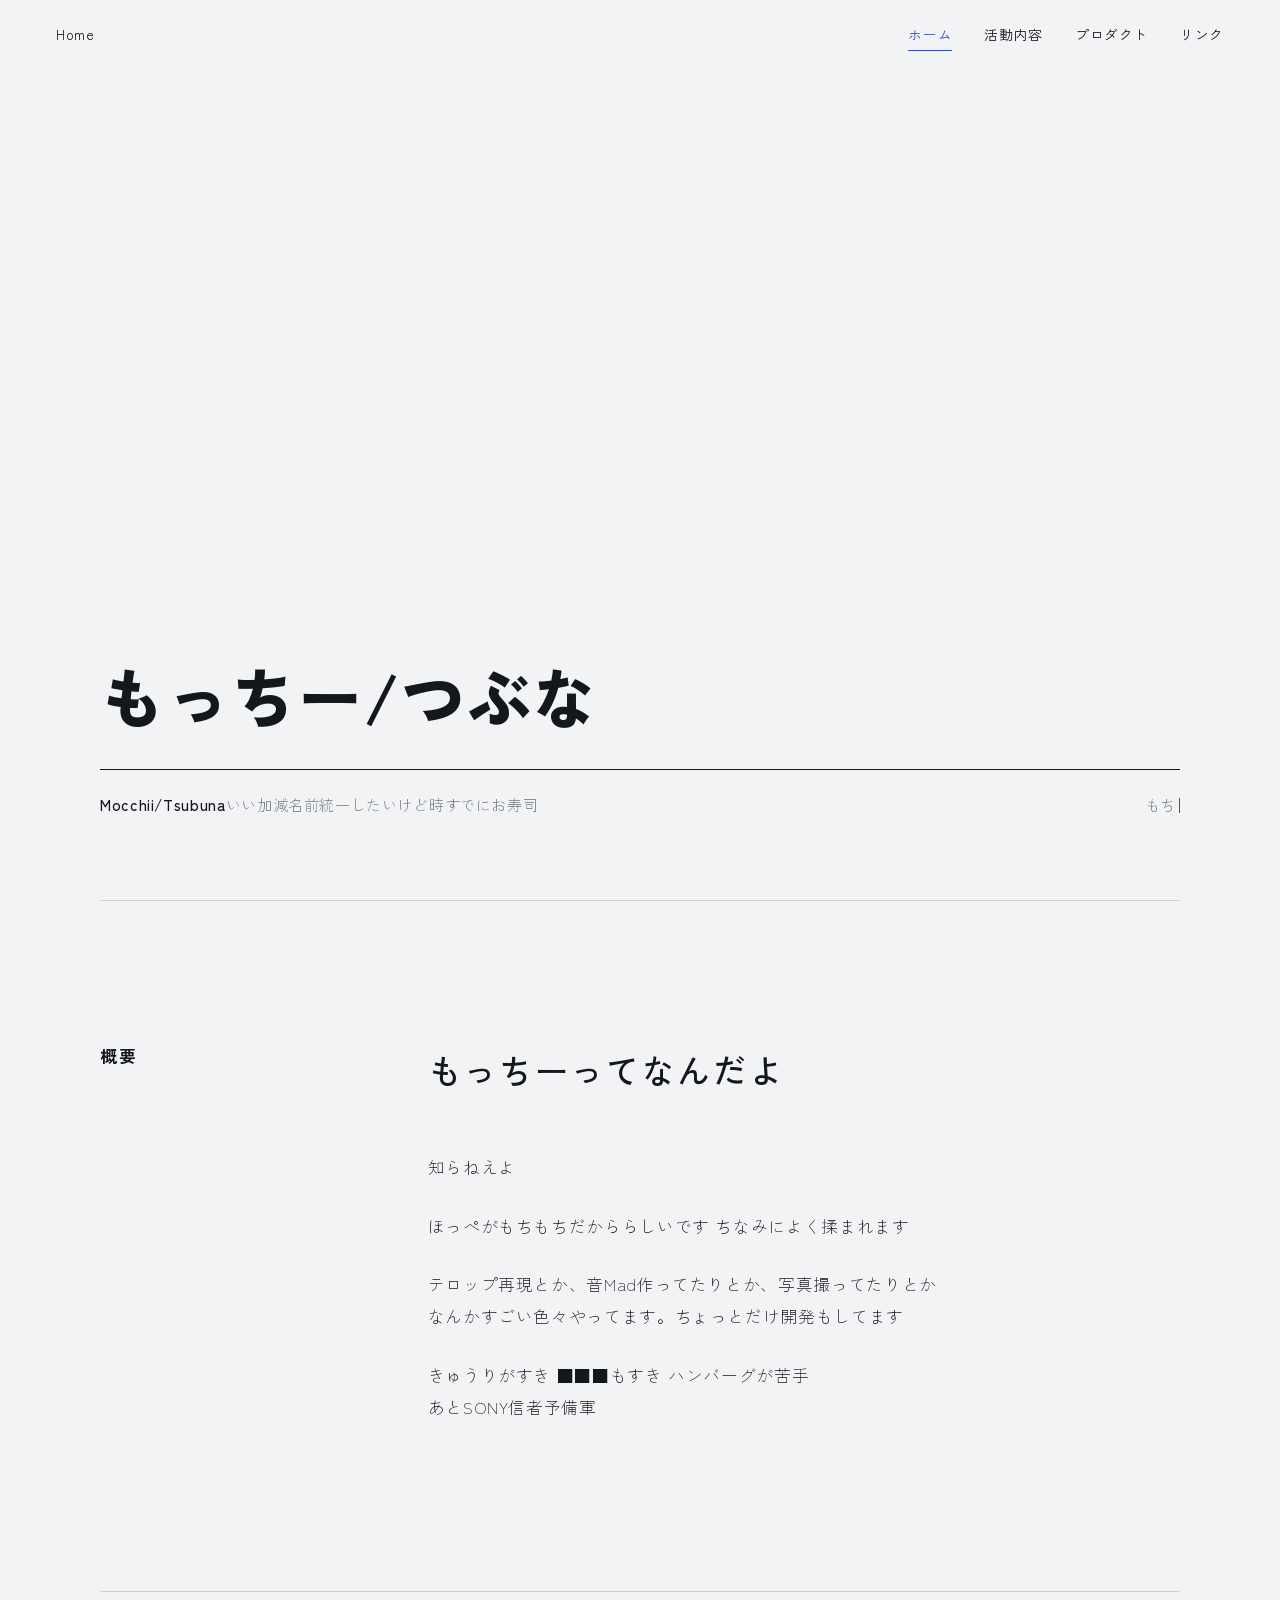
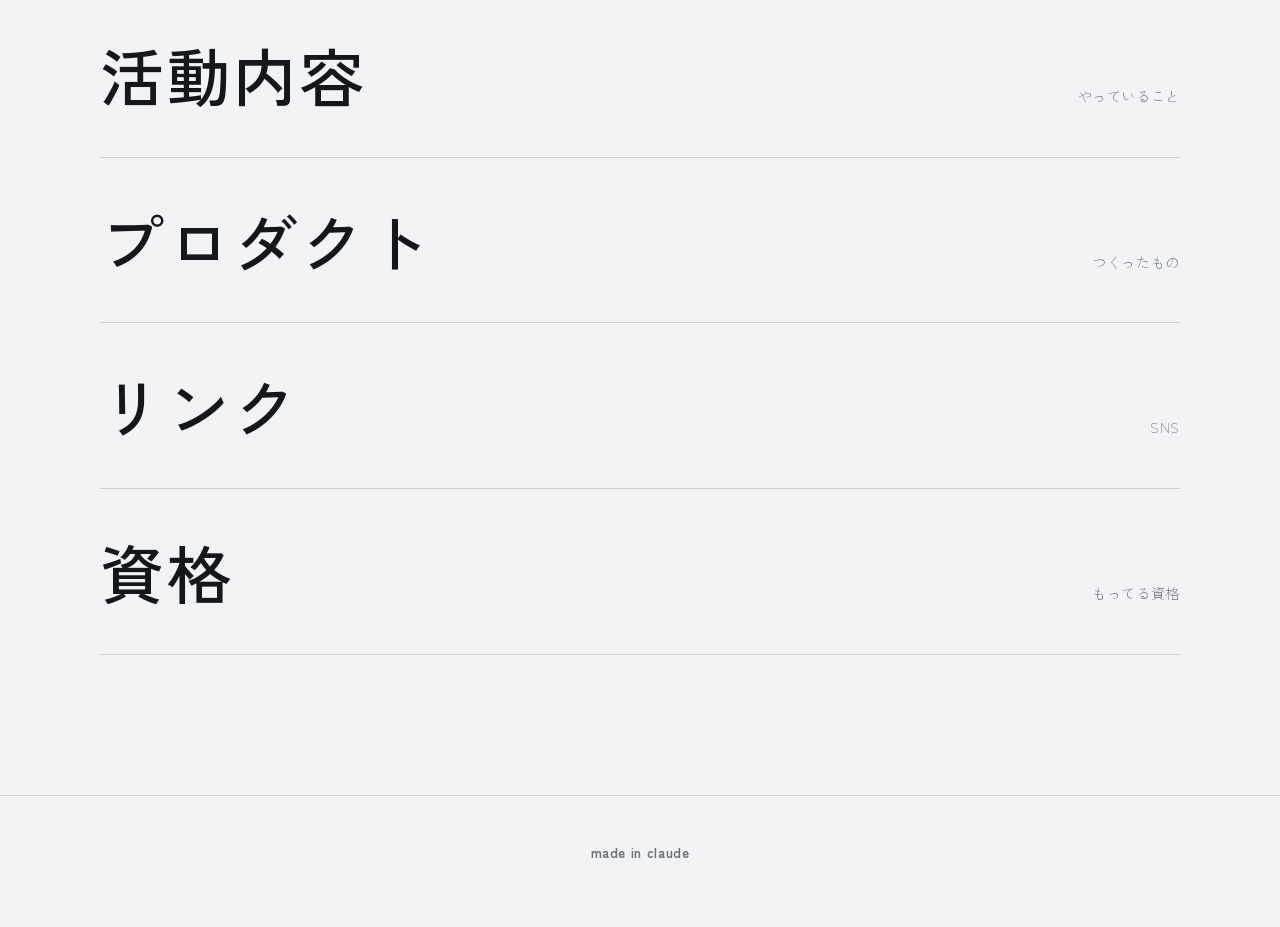
<file: info/index.html>
<!DOCTYPE html>
<html lang="ja">
<head>
<meta charset="utf-8">
<meta name="viewport" content="width=device-width, initial-scale=1, viewport-fit=cover">
<title>もっちー info</title>
<link rel="preconnect" href="https://fonts.googleapis.com">
<link rel="preconnect" href="https://fonts.gstatic.com" crossorigin>
<link href="https://fonts.googleapis.com/css2?family=Zen+Kaku+Gothic+New:wght@300;400;500;700&display=swap" rel="stylesheet">
<style>
/* ===== 色・フォントはここで変更できます ===== */
:root{
  --bg:#f2f3f5;--fg:#14171c;--muted:#6b717b;--line:rgba(20,23,28,.15);--accent:#2f48d8;
  --sans:"Zen Kaku Gothic New","Hiragino Sans","Hiragino Kaku Gothic ProN","Yu Gothic",sans-serif;
  --ease:cubic-bezier(.22,.8,.24,1);
  color-scheme:light;
  box-sizing:border-box;padding-top:env(safe-area-inset-top,0px);padding-bottom:env(safe-area-inset-bottom,0px);
}
html{scroll-padding-top:env(safe-area-inset-top,0px);background:var(--bg)}
*,*::before,*::after{box-sizing:border-box}
body{margin:0;background:var(--bg);color:var(--fg);font-family:var(--sans);font-weight:300;line-height:1.9;letter-spacing:.04em;overflow-x:hidden}
a{color:inherit;text-decoration:none}
a:focus-visible{outline:2px solid var(--accent);outline-offset:4px}
::selection{background:var(--accent);color:#fff}
.progress{position:fixed;left:0;top:0;height:2px;width:100%;background:var(--accent);transform:scaleX(0);transform-origin:left;z-index:30}

header{position:fixed;left:0;right:0;top:0;z-index:20;display:flex;justify-content:space-between;align-items:center;padding:calc(22px + env(safe-area-inset-top,0px)) clamp(20px,5vw,56px) 22px;font-size:.85rem;font-weight:400;opacity:0;animation:fade 1.6s .6s forwards}
header nav{display:flex;gap:clamp(14px,3.4vw,32px)}
.ul{position:relative;display:inline-block}
.ul::after{content:"";position:absolute;left:0;right:0;bottom:-3px;height:1px;background:currentColor;transform:scaleX(0);transform-origin:right;transition:transform .9s var(--ease)}
a:hover>.ul::after,a:focus-visible>.ul::after,a.on>.ul::after{transform:scaleX(1);transform-origin:left}
a.on{color:var(--accent)}
@keyframes fade{to{opacity:1}}

main{position:relative;z-index:1;padding:0 clamp(20px,5vw,56px)}
.wrap{max-width:1080px;margin:0 auto}
.view{display:none}.view.cur{display:block}
.view.play{animation:vin 1.2s ease both}
@keyframes vin{from{opacity:0}to{opacity:1}}

/* 見出し文字: マスクからゆっくり立ち上がる */
.m{display:inline-block;overflow:hidden;padding:.06em 0 .24em;margin-bottom:-.24em}
.m>span{display:inline-block;transform:translateY(135%)}
.play .m>span{animation:rise 1.9s var(--ease) forwards}
@keyframes rise{to{transform:none}}
.gap{display:inline-block;width:.35em}
.line{height:1px;background:var(--fg);transform:scaleX(0);transform-origin:left}
.play .line{animation:draw 2.2s .8s var(--ease) forwards}
@keyframes draw{to{transform:none}}

/* ホーム */
.hero{min-height:100svh;display:flex;flex-direction:column;justify-content:flex-end;padding:120px 0 clamp(48px,9vh,96px)}
.name{font-weight:800;font-size:clamp(3.1rem,5vw,10.5rem);line-height:1.05;letter-spacing:.03em;margin:0 0 clamp(24px,4vw,40px);display:flex;flex-wrap:wrap}
.meta{display:flex;justify-content:space-between;flex-wrap:wrap;gap:8px 24px;margin-top:20px;font-size:.95rem;color:var(--muted);opacity:0}
.play .meta{animation:fade 1.6s 1.6s forwards}
.meta b{font-weight:500;color:var(--fg)}
.type::after{content:"";display:inline-block;width:1px;height:1em;background:var(--accent);margin-left:3px;vertical-align:-.12em;animation:blink 1.2s steps(2) infinite}
@keyframes blink{50%{opacity:0}}

.s{display:grid;grid-template-columns:minmax(120px,1fr) 3fr;gap:24px clamp(24px,6vw,80px);padding:clamp(72px,12vw,140px) 0;border-top:1px solid var(--line)}
h2{font-weight:700;font-size:1.05rem;letter-spacing:.14em;margin:0;position:sticky;top:calc(72px + env(safe-area-inset-top,0px));align-self:start}
.about p{margin:0 0 1.6em;max-width:34em;font-size:1.05rem}
.about .lead{font-weight:500;font-size:clamp(1.4rem,3.2vw,2.1rem);line-height:1.7;letter-spacing:.05em;max-width:20em}

/* ===== ホバーは transform だけで動かす(レイアウトを動かさないので滑らか) ===== */
.slide{transition:transform 1.1s var(--ease),color .8s var(--ease);will-change:transform}
.gate{display:flex;justify-content:space-between;align-items:baseline;gap:16px;padding:clamp(24px,4.4vw,44px) 0;border-top:1px solid var(--line);position:relative}
.gate:last-child{border-bottom:1px solid var(--line)}
.gate::before{content:"";position:absolute;left:0;bottom:-1px;height:1px;width:100%;background:var(--accent);transform:scaleX(0);transform-origin:left;transition:transform 1.2s var(--ease)}
.gate:hover::before,.gate:focus-visible::before{transform:scaleX(1)}
.gate:hover strong,.gate:focus-visible strong{transform:translateX(14px);color:var(--accent)}
.gate strong{font-weight:500;font-size:clamp(1.9rem,6.4vw,4rem);line-height:1.2;letter-spacing:.04em}
.gate span{color:var(--muted);font-size:.9rem;text-align:right}

/* 下層ページ */
.page{min-height:100svh;padding:clamp(120px,20vh,200px) 0 80px}
.ptitle{font-weight:500;font-size:clamp(2.6rem,10vw,6.5rem);line-height:1.1;letter-spacing:.03em;margin:0 0 clamp(24px,4vw,40px)}
.sub{color:var(--muted);margin:20px 0 clamp(40px,7vw,72px);max-width:34em}
.back{display:inline-block;margin-top:56px;font-size:.9rem;font-weight:400}
.note{margin:0 0 40px;padding:18px 22px;border-left:2px solid var(--accent);background:rgba(47,72,216,.05);font-size:.92rem;max-width:40em}
.page p.txt{max-width:36em;margin:0 0 1.4em}
.page p.txt a{border-bottom:1px solid var(--line)}

/* スクロール表示 */
.rv{opacity:0;transform:translateY(14px);filter:blur(3px);transition:opacity 1.6s var(--ease),transform 1.6s var(--ease),filter 1.6s var(--ease);transition-delay:var(--d,0s)}
.rv.in{opacity:1;transform:none;filter:none}
.dl{position:relative}
.dl::before{content:"";position:absolute;left:0;top:0;height:1px;width:100%;background:var(--line);transform:scaleX(0);transform-origin:left;transition:transform 1.8s var(--ease);transition-delay:var(--d,0s)}
.dl.in::before{transform:none}

.list{list-style:none;margin:0;padding:0;border-bottom:1px solid var(--line)}
.row{display:grid;grid-template-columns:1fr auto;gap:4px 24px;align-items:baseline;padding:32px 0;position:relative}
.row::after{content:"";position:absolute;left:0;top:0;height:1px;width:100%;background:var(--accent);transform:scaleX(0);transform-origin:left;transition:transform 1.2s var(--ease)}
.row:hover::after,.row:focus-visible::after{transform:scaleX(1)}
.row:hover .slide,.row:focus-visible .slide{transform:translateX(14px)}
.row:hover h3,.row:focus-visible h3{color:var(--accent)}
.row h3{font-weight:500;font-size:clamp(1.4rem,3vw,2rem);margin:0;letter-spacing:.05em}
.row p{grid-column:1;margin:0;color:var(--muted);font-size:.95rem;max-width:32em}
.row .tag{grid-column:2;grid-row:1;font-size:.82rem;color:var(--muted);text-align:right}
.row .go{grid-column:2;grid-row:2;justify-self:end;font-size:.82rem;color:var(--accent);opacity:0;transition:opacity 1s var(--ease)}
.row:hover .go,.row:focus-visible .go{opacity:1}
.act .row h3{font-size:clamp(1.8rem,5vw,3.2rem)}
.lk{display:flex;justify-content:space-between;align-items:baseline;gap:16px;padding:26px 0}
.lk strong{font-weight:500;font-size:clamp(1.3rem,3vw,1.7rem);letter-spacing:.06em}
.lk span{color:var(--muted);font-size:.9rem}
.lk:hover strong,.lk:focus-visible strong{transform:translateX(14px);color:var(--accent)}
.linkbox{border-bottom:1px solid var(--line)}

/* 詳細ページ: 項目表・ギャラリー */
.kv{margin:0 0 48px;border-top:1px solid var(--line);max-width:40em}
.kv div{display:grid;grid-template-columns:8em 1fr;gap:16px;padding:16px 0;border-bottom:1px solid var(--line)}
.kp div{display:grid;grid-template-columns:18em 1fr;gap:16px;padding:16px 0;border-bottom:1px solid var(--line)}
.kv dt{color:var(--muted);font-size:.9rem}
.kv dd{margin:0;font-weight:500}
.gal{display:grid;grid-template-columns:repeat(auto-fill,minmax(280px,1fr));gap:22px;align-items:start}
.ph{margin:0}
.ph .fr{overflow:hidden;aspect-ratio:3/2;background:linear-gradient(135deg,#e4e7ec,#d2d7df)}
.ph.tall .fr{aspect-ratio:2/3}
.ph.tv .fr,.ph.wide .fr{aspect-ratio:16/9}
.ph .fr>*{display:block;width:100%;height:100%;object-fit:cover;transition:transform 2.4s var(--ease)}
.ph:hover .fr>*{transform:scale(1.04)}
.ph.yt:hover .fr>*{transform:none}
.ph .fr iframe{border:0}
.ph .ph-in{display:grid;place-items:center;color:var(--muted);font-size:.85rem}
.ph.tv .fr{background:linear-gradient(135deg,#232834,#14171c)}
.ph.tv .ph-in{color:#c9ced8;font-weight:500;font-size:1.05rem;letter-spacing:.12em}
.ph figcaption{margin-top:10px;font-size:.82rem;color:var(--muted)}
footer{position:relative;z-index:1;border-top:1px solid var(--line);padding:32px clamp(20px,5vw,56px) 48px;color:var(--muted);font-size:.82rem;text-align:center}

@media (max-width:720px){
  .s{grid-template-columns:1fr}
  h2{position:static}
  .row{grid-template-columns:1fr}
  .row .tag,.row .go{grid-column:1;grid-row:auto;justify-self:start;text-align:left}
  .kv div{grid-template-columns:6em 1fr}
}
@media (prefers-reduced-motion:reduce){
  *,*::before,*::after{animation-duration:.01ms!important;animation-delay:0s!important;transition-duration:.01ms!important}
  .rv{opacity:1;transform:none;filter:none}
  .dl::before{transform:none}
}
</style>
</head>
<body>
<div class="progress" id="bar"></div>

<header>
  <a href="#home" aria-label="ホーム"><span class="ul">Home</span></a>
  <nav>
    <a href="#home" data-nav="home"><span class="ul">ホーム</span></a>
    <a href="#activities" data-nav="activities"><span class="ul">活動内容</span></a>
    <a href="#products" data-nav="products"><span class="ul">プロダクト</span></a>
    <a href="#links" data-nav="links"><span class="ul">リンク</span></a>
  </nav>
</header>

<main>
  <div class="wrap">

    <!-- ========== ホーム ========== -->
    <div class="view" data-view="home">
      <div class="hero">
        <h1 class="name" data-split="もっちー/つぶな"></h1> <!-- ← 名前 -->
        <div class="line"></div>
        <div class="meta">
          <span><b>Mocchii/Tsubuna</b>いい加減名前統一したいけど時すでにお寿司</span> <!-- ← 肩書き -->
          <span class="type" id="type"></span>
        </div>
      </div>

      <section class="s about">
        <h2 class="rv">概要</h2>
        <div>
          <!-- ↓ 自己紹介文 -->
          <p class="lead rv" style="--d:.1s">もっちーってなんだよ</p>
          <p class="rv" style="--d:.25s">知らねえよ</p>
          <p class="rv" style="--d:.4s">ほっぺがもちもちだかららしいです ちなみによく揉まれます</p>
          <p class="rv" style="--d:.4s">テロップ再現とか、音Mad作ってたりとか、写真撮ってたりとか<br>なんかすごい色々やってます。ちょっとだけ開発もしてます</p>
          <p class="rv" style="--d:.4s">きゅうりがすき ■■■もすき ハンバーグが苦手 <br>あとSONY信者予備軍</p>
        </div>
      </section>

      <nav aria-label="ページ" style="padding-bottom:clamp(72px,12vw,140px)">
        <a class="gate rv" href="#activities"><strong class="slide">活動内容</strong><span>やっていること</span></a>
        <a class="gate rv" href="#products" style="--d:.12s"><strong class="slide">プロダクト</strong><span>つくったもの</span></a>
        <a class="gate rv" href="#links" style="--d:.24s"><strong class="slide">リンク</strong><span>SNS</span></a>
        <a class="gate rv" href="#Qualification" style="--d:.24s"><strong class="slide">資格</strong><span>もってる資格</span></a>
      </nav>
    </div>

    <!-- ========== 活動内容(一覧) ========== -->
    <div class="view" data-view="activities">
      <div class="page">
        <h1 class="ptitle" data-split="活動内容"></h1>
        <div class="line"></div>
        <p class="sub rv" style="margin-top:20px">活動内容(笑)</p>
        <ul class="list act">
          <!-- ↓ 活動項目(href は下の各詳細ページの data-view 名と合わせます) -->
          <li class="dl rv"><a class="row" href="#develop"><h3 class="slide">Develop</h3><span class="tag">開発</span><p class="slide">AIがないとやっていられません。</p><span class="go">詳しく見る</span></a></li>
          <li class="dl rv" style="--d:.15s"><a class="row" href="#photography"><h3 class="slide">Photography</h3><span class="tag">写真</span><p class="slide">レンズほしい！！</p><span class="go">詳しく見る</span></a></li>
          <li class="dl rv" style="--d:.3s"><a class="row" href="#telop"><h3 class="slide">Telop</h3><span class="tag">テロップ</span><p class="slide">なんかテロップ再現してたり。</p><span class="go">詳しく見る</span></a></li>
          <li class="dl rv" style="--d:.45s"><a class="row" href="#video-editing"><h3 class="slide">Video Editing</h3><span class="tag">動画編集</span><p class="slide">音Mad作ってます</p><span class="go">詳しく見る</span></a></li>
        </ul>
        <a class="back ul rv" href="#home">ホームに戻る</a>
      </div>
    </div>

    <!-- ========== Develop ========== -->
    <div class="view" data-view="develop">
      <div class="page">
        <h1 class="ptitle" data-split="Develop"></h1>
        <div class="line"></div>
        <p class="sub rv" style="margin-top:20px">ちょっとだけ作ってます。</p>
        <dl class="kv rv" style="--d:.1s">
          <div><dt>使用言語</dt><dd>Python</dd></div>
          <div><dt>エディタ</dt><dd>Visual Studio Code</dd></div>
        </dl>
        <p class="txt rv" style="--d:.2s">Pythonならできるよ!  (ちょっとだけど...)</p>
        <p class="txt rv" style="--d:.3s">開発して公開しているものは<a href="#products">プロダクト</a>のページにまとめています。</p>
        <a class="back ul rv" href="#activities">活動内容に戻る</a>
      </div>
    </div>

    <!-- ========== Photography ========== -->
    <div class="view" data-view="photography">
      <div class="page">
        <h1 class="ptitle" data-split="Photography"></h1>
        <div class="line"></div>
        <p class="sub rv" style="margin-top:20px">こういうの撮ってるよ。</p>
        <div class="gal">
          <!-- ↓ 写真に差し替える場合は <div class="ph-in">…</div> を <img src="photo1.jpg" alt="説明"> に置き換えてください。縦長写真は figure に class="tall" を追加 -->
          <figure class="ph rv"><div class="fr"><img src="./photo/01.webp" alt="これは、写真だよ"></div><figcaption>渋谷の近く</figcaption></figure>
          <figure class="ph rv" style="--d:.12s"><div class="fr"><img src="./photo/02.webp" alt="これは、写真だよ"></div><figcaption>松島</figcaption></figure>
          <figure class="ph rv" style="--d:.24s"><div class="fr"><img src="./photo/03.webp" alt="これは、写真だよ"></div><figcaption>花月総持寺駅</figcaption></figure>
          <figure class="ph tall rv"><div class="fr"><img src="./photo/04.webp" alt="これは、写真だよ"></div><figcaption>笹塚駅</figcaption></figure>
          <figure class="ph rv" style="--d:.12s"><div class="fr"><img src="./photo/05.webp" alt="これは、写真だよ"></div><figcaption>富士宮浅間大社</figcaption></figure>        </div>
        <a class="back ul rv" href="#activities">活動内容に戻る</a>
      </div>
    </div>

    <!-- ========== Telop ========== -->
    <div class="view" data-view="telop">
      <div class="page">
        <h1 class="ptitle" data-split="Telop"></h1>
        <div class="line"></div>
        <p class="sub rv" style="margin-top:20px">著作権...全てAffinityで再現してます</p>
        <div class="gal" style="grid-template-columns:repeat(auto-fill,minmax(340px,1fr))">
          <!-- ↓ 画像に差し替える場合は <div class="ph-in">…</div> を <img src="telop1.png" alt="説明"> に置き換えてください -->
          <figure class="ph tv"><div class="fr"><img src="./telop/01.webp" alt="これは、写真だよ"></div><figcaption>ニュースーン</figcaption></figure>
          <figure class="ph tv" style="--d:.12s"><div class="fr"><img src="./telop/02.webp" alt="これは、写真だよ"></div><figcaption>NHK NEWS</figcaption></figure>
          <figure class="ph tv" style="--d:.24s"><div class="fr"><img src="./telop/03.webp" alt="これは、写真だよ"></div><figcaption>令和8年熊本地震ベース</figcaption></figure>
        </div>
        <a class="back ul rv" href="#activities">活動内容に戻る</a>
      </div>
    </div>

    <!-- ========== Video Editing ========== -->
    <div class="view" data-view="video-editing">
      <div class="page">
        <h1 class="ptitle" data-split="Video Editing"></h1>
        <div class="line"></div>
        <p class="sub rv" style="margin-top:20px">YMM4最高。</p>
        <dl class="kv rv" style="--d:.1s">
          <div><dt>使用ソフト</dt><dd>ゆっくり MovieMaker 4</dd></div>
        </dl>
        <p class="txt rv" style="--d:.2s">編集は楽しい 編集しよう</p>
        <div class="gal" style="margin-top:48px;grid-template-columns:repeat(auto-fill,minmax(340px,1fr))">
          <!-- ↓ YouTube埋め込み。iframeのsrcと下のリンクのURLを差し替えれば別の動画にできます -->
          <figure class="ph tv yt rv"><div class="fr"><iframe width="560" height="315" src="https://www.youtube.com/embed/sq39-ksHPIE?si=6-tstdWoiysmSECA" title="YouTube video player" frameborder="0" loading="lazy" allow="accelerometer; autoplay; clipboard-write; encrypted-media; gyroscope; picture-in-picture; web-share" referrerpolicy="strict-origin-when-cross-origin" allowfullscreen></iframe></div><figcaption><a class="ul" href="https://www.youtube.com/watch?v=sq39-ksHPIE" target="_blank" rel="noopener">YouTubeで開く</a></figcaption></figure>
          <figure class="ph tv yt rv" style="--d:.12s"><div class="fr"><iframe width="560" height="315" src="https://www.youtube.com/embed/keiGPG5lmKM?si=6vB7xhEuGAzVmMch" title="YouTube video player" frameborder="0" loading="lazy" allow="accelerometer; autoplay; clipboard-write; encrypted-media; gyroscope; picture-in-picture; web-share" referrerpolicy="strict-origin-when-cross-origin" allowfullscreen></iframe></div><figcaption><a class="ul" href="https://www.youtube.com/watch?v=keiGPG5lmKM" target="_blank" rel="noopener">YouTubeで開く</a></figcaption></figure>
        </div>
        <a class="back ul rv" href="#activities">活動内容に戻る</a>
      </div>
    </div>

    <!-- ========== プロダクト ========== -->
    <div class="view" data-view="products">
      <div class="page">
        <h1 class="ptitle" data-split="プロダクト"></h1>
        <div class="line"></div>
        <p class="sub rv" style="margin-top:20px">自分用につくったものをです。</p>
        <ul class="list">
          <!-- ↓ href を各プロダクトのURLに変更してください -->
          <li class="dl rv"><a class="row" href="https://github.com/mocchii1220-main/eq-overlay" target="_blank" rel="noopener"><h3 class="slide">EQ-Overlay</h3><span class="tag">PC</span><p class="slide">地震情報をPCの画面上にオーバーレイ表示するツール。割と頑張って作ってるから使ってみてほしい。Windowsだけだけど</p><span class="go">開く</span></a></li>
          <li class="dl rv" style="--d:.15s"><a class="row" href="https://github.com/mocchii1220-main/Youtube_Twitter_DL" target="_blank" rel="noopener"><h3 class="slide">YoutubeとかTwitterの動画DLするやつ</h3><span class="tag">ソースコードのみ</span><p class="slide">YouTube / Twitter の動画をダウンロードするツール。未ビルド ソースコードのみです。</p><span class="go">開く</span></a></li>
        </ul>
        <a class="back ul rv" href="#home">ホームに戻る</a>
      </div>
    </div>

    <!-- ========== リンク ========== -->
    <div class="view" data-view="links">
      <div class="page">
        <h1 class="ptitle" data-split="リンク"></h1>
        <div class="line"></div>
        <p class="sub rv" style="margin-top:20px">SNSとか、とかとか。</p>
        <div class="linkbox">
          <!-- ↓ href と表示名を変更してください -->
          <a class="lk dl rv" href="https://x.com/mocchiitt" target="_blank" rel="noopener"><strong class="slide">X</strong><span>@mocchiitt</span></a>
          <a class="lk dl rv" href="https://x.com/mocchii1220sub" target="_blank" rel="noopener"><strong class="slide">X Sub</strong><span>@mocchii1220sub 鍵アカウント 厳しめ</span></a>
          <a class="lk dl rv" href="https://github.com/mocchii1220-main" target="_blank" rel="noopener" style="--d:.1s"><strong class="slide">GitHub</strong><span>mocchii1220-main</span></a>
          <a class="lk dl rv" href="https://www.youtube.com/@tsubuna" target="_blank" rel="noopener" style="--d:.2s"><strong class="slide">YouTube</strong><span>@tsubuna</span></a>
          <a class="lk dl rv" href="https://marshmallow-qa.com/wntple5uyqk91g7?t=PJsqu6&utm_medium=url_text&utm_source=promotion" target="_blank" rel="noopener" style="--d:.3s"><strong class="slide">マシュマロ</strong><span>たぶん答えるよ</span></a>
          <a class="lk dl rv" href="https://note.com/tsubuna" target="_blank" rel="noopener" style="--d:.3s"><strong class="slide">note</strong><span>つぶな　もっちー</span></a>
          <a class="lk dl rv" href="https://www.pixiv.net/users/130667311" target="_blank" rel="noopener" style="--d:.3s"><strong class="slide">pixiv</strong><span>もち</span></a>
          <a class="lk dl rv" href="discord://-/users/724577422946598912" style="--d:.4s"><strong class="slide">Discord</strong><span>@211k5000</span></a>
        </div>
        <a class="back ul rv" href="#home">ホームに戻る</a>
      </div>
    </div>

    <!-- ========== 資格 ========== -->
    <div class="view" data-view="Qualification">
      <div class="page">
        <h1 class="ptitle" data-split="資格"></h1>
        <div class="line"></div>
        <p class="sub rv" style="margin-top:20px">自慢したいからね、仕方ないね</p>
        <dl class="kp rv" style="--d:.1s">
          <div><dt>プレゼンテーション作成検定試験</dt><dd>3級</dd></div>
          <div><dt>情報処理技能検定試験 表計算</dt><dd>2級</dd></div>
          <div><dt>文章入力スピード認定試験</dt><dd>1級</dd></div>
          <div><dt>プログラミング技能検定試験</dt><dd>2級</dd></div>
        </dl>
        <a class="back ul rv" href="#activities">活動内容に戻る</a>
      </div>
    </div>
  </div>
</main>
<footer><p><b>made in claude</b></p></footer>

<script>
(function(){
  var reduce = matchMedia('(prefers-reduced-motion: reduce)').matches;

  // 見出しを1文字ずつマスクに入れる
  document.querySelectorAll('[data-split]').forEach(function(h){
    var txt = h.dataset.split, n = 0;
    h.setAttribute('aria-label', txt);
    txt.split('').forEach(function(c){
      if (c === ' ') { var g = document.createElement('span'); g.className = 'gap'; g.setAttribute('aria-hidden','true'); h.appendChild(g); return; }
      var m = document.createElement('span'), s = document.createElement('span');
      m.className = 'm'; m.setAttribute('aria-hidden','true');
      s.textContent = c; s.style.animationDelay = (0.3 + n * 0.2) + 's';
      m.appendChild(s); h.appendChild(m); n++;
    });
  });

  // タイピング(ホームの肩書き横)
  var words = ['もちもちー', 'もちー'];
  var t = document.getElementById('type'), w = 0, p = 0, del = false, started = false;
  function tick(){
    var cur = words[w];
    t.textContent = cur.slice(0, p);
    if (!del && p === cur.length) { del = true; return setTimeout(tick, 2200); }
    if (del && p === 0) { del = false; w = (w + 1) % words.length; return setTimeout(tick, 700); }
    p += del ? -1 : 1;
    setTimeout(tick, del ? 50 : 120);
  }

  // スクロールで静かに現れる
  var io = new IntersectionObserver(function(es){
    es.forEach(function(e){ if (e.isIntersecting) { e.target.classList.add('in'); io.unobserve(e.target); } });
  }, { threshold: .12 });

  // ページ切り替え。詳細ページではメニューの「活動内容」を強調
  var views = {};
  var parent = { develop: 'activities', photography: 'activities', telop: 'activities', 'video-editing': 'activities' };
  var titles = { activities: '活動内容', develop: 'Develop', photography: 'Photography', telop: 'Telop', 'video-editing': 'Video Editing', products: 'プロダクト', links: 'リンク' };
  document.querySelectorAll('.view').forEach(function(v){ views[v.dataset.view] = v; });
  function show(){
    var name = location.hash.replace('#', '');
    if (!views[name]) name = 'home';
    Object.keys(views).forEach(function(k){
      var v = views[k];
      v.classList.toggle('cur', k === name);
      v.classList.remove('play');
      v.querySelectorAll('.rv').forEach(function(el){ el.classList.remove('in'); io.unobserve(el); });
    });
    var cur = views[name];
    scrollTo(0, 0);
    void cur.offsetWidth;
    cur.classList.add('play');
    cur.querySelectorAll('.rv').forEach(function(el){ io.observe(el); });
    var navName = parent[name] || name;
    document.querySelectorAll('[data-nav]').forEach(function(a){
      var on = a.dataset.nav === navName;
      a.classList.toggle('on', on);
      if (on) a.setAttribute('aria-current','page'); else a.removeAttribute('aria-current');
    });
    if (name === 'home' && !started) {
      started = true;
      if (reduce) t.textContent = words[0]; else setTimeout(tick, 2400);
    }
    document.title = (titles[name] ? titles[name] + ' | ' : '') + 'もっちー';
    prog();
  }

  // 進捗バー
  var bar = document.getElementById('bar');
  function prog(){ var d = document.documentElement, max = d.scrollHeight - innerHeight; bar.style.transform = 'scaleX(' + (max > 0 ? scrollY / max : 0) + ')'; }
  addEventListener('scroll', prog, { passive: true });
  addEventListener('hashchange', show);
  show();

})();
</script>
</body>
</html>
</file>
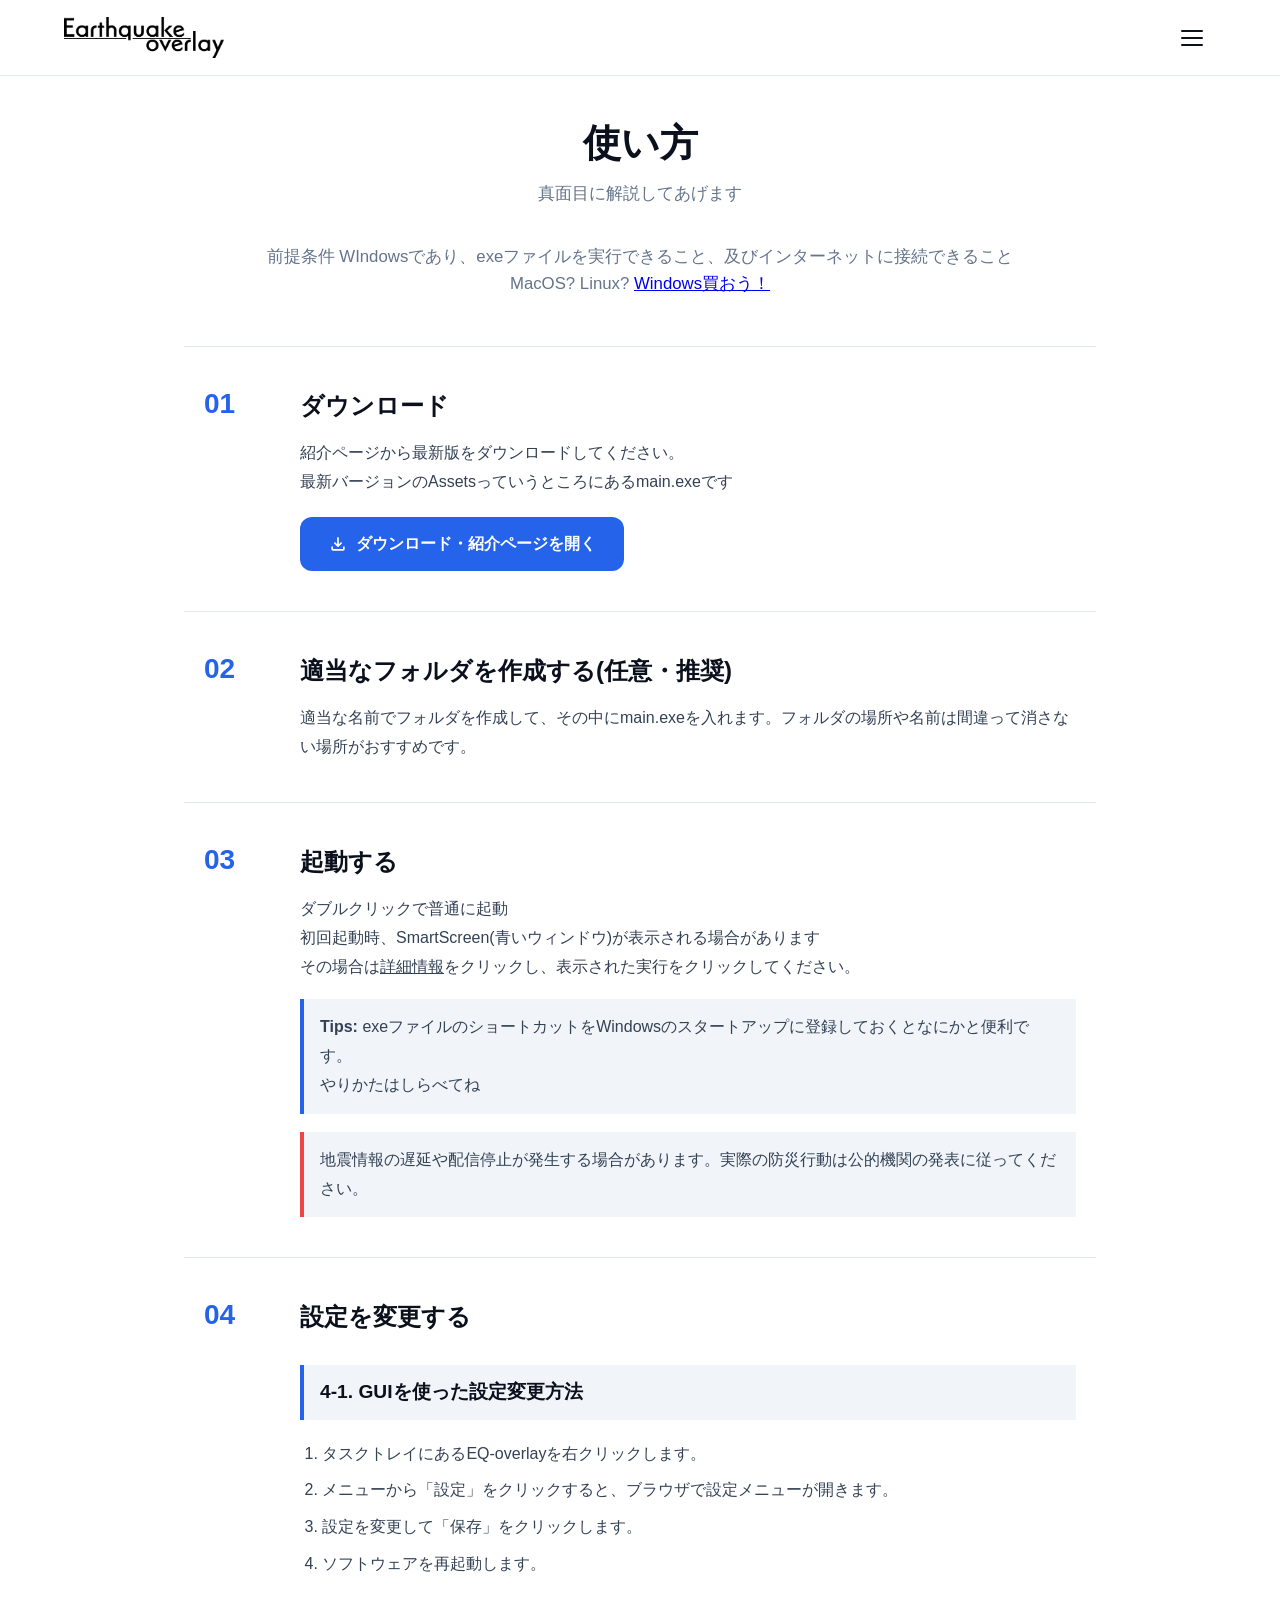
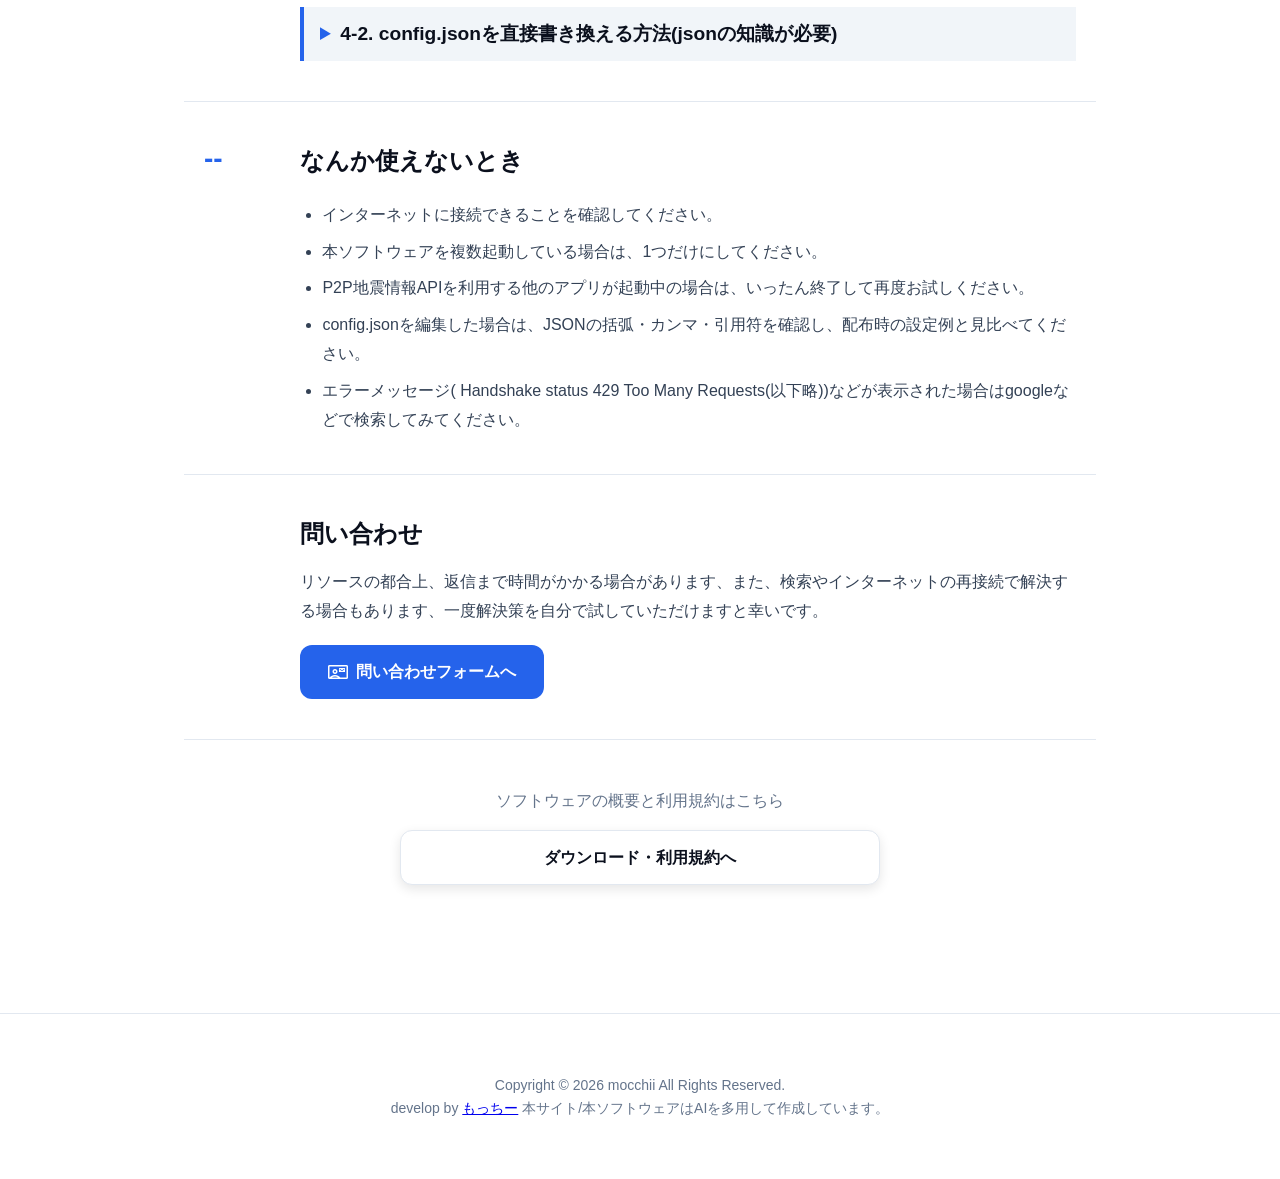
<file: EarthquakeOverlay/HowTo/index.html>
<!DOCTYPE html>
<html lang="ja">
<head>
	<meta charset="UTF-8">
	<meta name="viewport" content="width=device-width, initial-scale=1.0">
	<title>利用方法 | Earthquake-Overlay</title>
	<meta name="description" content="Earthquake-Overlayのダウンロード、起動、GUIやconfig.jsonを使った設定変更方法をご案内します。">
	<link rel="preconnect" href="https://fonts.googleapis.com">
	<link rel="preconnect" href="https://fonts.gstatic.com" crossorigin>
	<link href="https://fonts.googleapis.com/css2?family=Material+Symbols+Outlined:opsz,wght,FILL,GRAD@20..48,400,0,0" rel="stylesheet">
	<link rel="stylesheet" href="../style.css">
	<link rel="stylesheet" href="../mobile.css">
	<link rel="stylesheet" href="style.css">
</head>
<body>
	<header class="site-header" id="site-header">
		<a class="site-brand" href="../index.html#top" aria-label="Earthquake-Overlay トップへ">
			<img src="../images/logo.webp" alt="Earthquake-Overlay">
		</a>
		<button type="button" class="menu-toggle" id="menu-toggle" aria-label="メニューを開く" aria-expanded="false" aria-controls="site-navigation">
			<span class="menu-toggle-line"></span>
			<span class="menu-toggle-line"></span>
			<span class="menu-toggle-line"></span>
		</button>
		<nav class="site-navigation" id="site-navigation" aria-label="メインメニュー" aria-hidden="true">
			<a href="../index.html#overview">概要</a>
			<a href="../index.html#demo">動作イメージ</a>
			<a href="../index.html#settings">設定</a>
			<a href="#guide">利用方法</a>
			<a href="../index.html#download">ダウンロード・利用規約</a>
		</nav>
	</header>

	<main class="howto-main" id="guide">
		<section class="howto-intro">
			<h1 class="howto-page-title">使い方</h1>
			<p class="howto-page-lead">真面目に解説してあげます</p>
			<p>前提条件 WIndowsであり、exeファイルを実行できること、及びインターネットに接続できること</p>
            <p>MacOS? Linux? <a href="https://www.microsoft.com/ja-jp/d/windows-11-home/dg7gmgf0krt0/000H">Windows買おう！</a></p>
		</section>


		<section class="howto-step" id="download">
			<div class="howto-step-number" aria-hidden="true">01</div>
			<div class="howto-step-content">
				<h2>ダウンロード</h2>
				<p>紹介ページから最新版をダウンロードしてください。 <br>最新バージョンのAssetsっていうところにあるmain.exeです</p>
				<a class="btn btn-primary howto-action" href="../">
					<svg viewBox="0 -960 960 960" class="btn-svg-icon" aria-hidden="true"><path fill="currentColor" d="M480-320 280-520l56-58 104 104v-326h80v326l104-104 56 58-200 200ZM240-160q-33 0-56.5-23.5T160-240v-120h80v120h480v-120h80v120q0 33-23.5 56.5T720-160H240Z"/></svg>
					ダウンロード・紹介ページを開く
				</a>
			</div>
		</section>

		<section class="howto-step" id="launch">
			<div class="howto-step-number" aria-hidden="true">02</div>
			<div class="howto-step-content">
				<h2>適当なフォルダを作成する(任意・推奨)</h2>
				<p>適当な名前でフォルダを作成して、その中にmain.exeを入れます。フォルダの場所や名前は間違って消さない場所がおすすめです。</p>
			</div>
		</section>


		<section class="howto-step" id="launch">
			<div class="howto-step-number" aria-hidden="true">03</div>
			<div class="howto-step-content">
				<h2>起動する</h2>
				<p>ダブルクリックで普通に起動<br>初回起動時、SmartScreen(青いウィンドウ)が表示される場合があります<br>その場合は<u>詳細情報</u>をクリックし、表示された実行をクリックしてください。</p>
				<p class="howto-tip"><strong>Tips:</strong> exeファイルのショートカットをWindowsのスタートアップに登録しておくとなにかと便利です。<br>やりかたはしらべてね</p>
				<p class="howto-note">地震情報の遅延や配信停止が発生する場合があります。実際の防災行動は公的機関の発表に従ってください。</p>
			</div>
		</section>

		<section class="howto-step" id="configuration">
			<div class="howto-step-number" aria-hidden="true">04</div>
			<div class="howto-step-content">
				<h2>設定を変更する</h2>
				<h3 class="howto-setting-heading howto-method-heading">4-1. GUIを使った設定変更方法</h3>
				<ol class="howto-checklist">
					<li>タスクトレイにあるEQ-overlayを右クリックします。</li>
					<li>メニューから「設定」をクリックすると、ブラウザで設定メニューが開きます。</li>
					<li>設定を変更して「保存」をクリックします。</li>
					<li>ソフトウェアを再起動します。</li>
				</ol>
				<details class="howto-config-details">
					<summary class="howto-setting-heading howto-method-heading">4-2. config.jsonを直接書き換える方法(jsonの知識が必要)</summary>
					<p>config.jsonを編集すると、ソフトウェアの設定を変更することができます。</p>
					<div class="howto-config-grid">
						<pre><code>{
	"connect_mode": "normal",
	"min_sindo": "30"
}</code></pre>
						<figure class="howto-config-figure">
							<img src="../images/setting.png" alt="config.jsonをテキストエディターで編集している画面">
							<figcaption>設定ファイルの編集例 (画像のコードエディタはVSCode)</figcaption>
						</figure>
					</div>
					<h3 class="howto-setting-heading">"connect_mode" 受信するデータの選択的なの</h3>
					<ul class="howto-checklist">
						<li><code>normal</code>：リアルタイムの地震情報を受信します。</li>
						<li><code>sandbox</code>：テストモードです。過去の地震情報を30秒に1回受信します。</li>
					</ul>
					<h3 class="howto-setting-heading">"min_sindo" 地名ごとの震度を表示する最小震度</h3>
					<p>設定値と震度の対応は次の通りです。例の <code>"30"</code> は震度3に対応します。</p>
					<table class="howto-setting-table">
						<thead>
							<tr><th scope="col">設定値</th><th scope="col">震度</th></tr>
						</thead>
						<tbody>
							<tr><td><code>10</code></td><td>震度1</td></tr>
							<tr><td><code>20</code></td><td>震度2</td></tr>
							<tr><td><code>30</code></td><td>震度3</td></tr>
							<tr><td><code>40</code></td><td>震度4</td></tr>
							<tr><td><code>45</code></td><td>震度5弱</td></tr>
							<tr><td><code>50</code></td><td>震度5強</td></tr>
							<tr><td><code>55</code></td><td>震度6弱</td></tr>
							<tr><td><code>60</code></td><td>震度6強</td></tr>
							<tr><td><code>70</code></td><td>震度7</td></tr>
						</tbody>
					</table>
					<ul class="howto-checklist">
						<li>設定項目名や値は、配布ファイルに含まれる設定例に合わせてください。</li>
						<li>JSONの書式を保ち、項目名と文字列の値はダブルクォーテーションで囲みます。</li>
						<li>config.jsonは削除すると起動時に自動生成されるので、動かなくなったら消してみるといけるかも</li>
					</ul>
				</details>
			</div>
		</section>

		<section class="howto-step" id="troubleshooting">
			<div class="howto-step-number" aria-hidden="true">--</div>
			<div class="howto-step-content">
				<h2>なんか使えないとき</h2>
				<ul class="howto-checklist">
					<li>インターネットに接続できることを確認してください。</li>
					<li>本ソフトウェアを複数起動している場合は、1つだけにしてください。</li>
					<li>P2P地震情報APIを利用する他のアプリが起動中の場合は、いったん終了して再度お試しください。</li>
					<li>config.jsonを編集した場合は、JSONの括弧・カンマ・引用符を確認し、配布時の設定例と見比べてください。</li>
					<li>エラーメッセージ( Handshake status 429 Too Many Requests(以下略))などが表示された場合はgoogleなどで検索してみてください。</li>
				</ul>
			</div>
		</section>

				<section class="howto-step" id="troubleshooting">
			<div class="howto-step-number" aria-hidden="true"></div>
			<div class="howto-step-content">
				<h2>問い合わせ</h2>
				<p>リソースの都合上、返信まで時間がかかる場合があります、また、検索やインターネットの再接続で解決する場合もあります、一度解決策を自分で試していただけますと幸いです。</p>
				<a class="btn btn-primary howto-action" href="https://forms.gle/cGX7Sv2rEuoGsP7Y6">
					<span class="material-symbols-outlined btn-material-icon" aria-hidden="true">contact_mail</span>
					問い合わせフォームへ
				</a>
			</div>
		</section>

		<section class="howto-footer-cta">
			<p>ソフトウェアの概要と利用規約はこちら</p>
			<a class="btn btn-secondary btn-large" href="../index.html#download">ダウンロード・利用規約へ</a>
		</section>
	</main>

	<footer class="footer-section">
		<p>Copyright © 2026 mocchii All Rights Reserved.</p>
		<p>develop by <a href = "https://github.com/mocchii1220-main">もっちー</a>   本サイト/本ソフトウェアはAIを多用して作成しています。</p>
	</footer>

	<script src="js/main.js"></script>
</body>
</html>
</file>
<file: EarthquakeOverlay/style.css>
/* ==========================================
  デザインシステム
============================================= */
:root {
  --primary: #2563eb;
  --primary-hover: #1d4ed8;
  --danger: #ef4444;
  --content-width: 1200px;
  --radius: 12px;
  color-scheme: light;
  --bg-body: #ffffff;
  --bg-card: #f1f5f9;
  --bg-cta: #f8fafc;
  --bg-badge: #f8fafc;
  --text-main: #334155;
  --text-muted: #64748b;
  --text-dark: #0b101d;
  --border-color: #e2e8f0;
  --bg-terms: #ffffff;
}

/* リセット＆ベース設定 */
* { box-sizing: border-box; margin: 0; padding: 0; }
body {
  font-family: -apple-system, BlinkMacSystemFont, "Segoe UI", Roboto, "Helvetica Neue", Arial, sans-serif;
  color: var(--text-main);
  background-color: var(--bg-body); /* 変数化 */
  line-height: 1.6;
  overflow-x: hidden;
}
body.is-opening-video { overflow: hidden; }

.opening-video-overlay {
  position: fixed;
  inset: 0;
  z-index: 3000;
  display: none;
  align-items: center;
  justify-content: center;
  overflow: hidden;
  background: #000;
  opacity: 0;
  pointer-events: none;
  transition: opacity 0.35s ease;
}
.opening-video-overlay.is-visible { display: flex; opacity: 1; pointer-events: auto; }
.opening-video-overlay video { width: 100%; height: 100%; object-fit: cover; }
@media (min-width: 768px) and (min-aspect-ratio: 3/2) and (max-aspect-ratio: 2/1) {
  .opening-video-overlay { display: flex; }
}
.opening-video-overlay:not(.is-visible) { visibility: hidden; }

.site-header {
  position: fixed;
  inset: 0 0 auto;
  z-index: 100;
  display: flex;
  align-items: center;
  justify-content: space-between;
  height: 76px;
  padding: 0 clamp(20px, 5vw, 64px);
  background: var(--bg-body);
  border-bottom: 1px solid var(--border-color);
}
.site-brand { display: inline-flex; align-items: center; min-width: 0; }
.site-brand img { display: block; width: 160px; height: 48px; object-fit: contain; }
.menu-toggle {
  display: grid;
  place-content: center;
  gap: 5px;
  width: 48px;
  height: 48px;
  padding: 10px;
  border: 0;
  border-radius: 0;
  background: transparent;
  color: var(--text-dark);
  cursor: pointer;
}
.menu-toggle-line {
  display: block;
  width: 22px;
  height: 2px;
  border-radius: 2px;
  background: currentColor;
  transition: transform 0.22s ease, opacity 0.18s ease;
}
.site-header.is-open .menu-toggle-line:first-child { transform: translateY(7px) rotate(45deg); }
.site-header.is-open .menu-toggle-line:nth-child(2) { opacity: 0; }
.site-header.is-open .menu-toggle-line:last-child { transform: translateY(-7px) rotate(-45deg); }
.menu-toggle:focus-visible, .site-navigation a:focus-visible { outline: 3px solid #93c5fd; outline-offset: 3px; }
.site-navigation {
  position: absolute;
  top: calc(100% + 10px);
  right: clamp(20px, 5vw, 64px);
  display: flex;
  flex-direction: column;
  width: min(340px, calc(100vw - 40px));
  padding: 12px 18px;
  border: 1px solid var(--border-color);
  border-radius: 8px;
  background: var(--bg-card);
  box-shadow: 0 16px 40px rgba(15, 23, 42, 0.2);
  opacity: 0;
  visibility: hidden;
  transform: translateY(-8px);
  transition: opacity 0.18s ease, transform 0.18s ease, visibility 0.18s;
}
.site-header.is-open .site-navigation { opacity: 1; visibility: visible; transform: translateY(0); }
.site-navigation a {
  padding: 12px 4px;
  border-bottom: 1px solid var(--border-color);
  color: var(--text-dark);
  font-size: 15px;
  font-weight: 600;
  text-decoration: none;
}
.site-navigation a:hover { color: var(--primary); }
.site-header ~ .hero-section [id], .main-container [id] { scroll-margin-top: 96px; }

@media (prefers-reduced-motion: reduce) {
  .menu-toggle-line, .site-navigation { transition: none; }
}

/* 埋め込みSVGアイコンのサイズ共通調整 */
.app-svg-icon { width: 28px; height: 28px; display: block; }
.btn-svg-icon { width: 20px; height: 20px; display: inline-block; }
.btn-material-icon { width: 20px; height: 20px; display: inline-block; font-size: 20px; line-height: 1; font-variation-settings: 'FILL' 0, 'wght' 400, 'GRAD' 0, 'opsz' 20; }
.modal-svg-icon { width: 56px; height: 56px; display: block; margin: 0 auto; }

/* ==========================================
   1. ヒーローエリア（背景動画対応・文字白基調版）
============================================= */
.hero-section {
  height: 100vh;
  display: flex;
  flex-direction: column;
  align-items: center;
  justify-content: center;
  padding: 20px;
  background-color: #0b101d; /* 動画読み込み前のベース黒 */
  text-align: center;
  position: relative;
  overflow: hidden;
}

.hero-video-bg {
  position: absolute;
  top: 50%; left: 50%;
  transform: translate(-50%, -50%);
  width: 100%; height: 100%;
  object-fit: cover;
  z-index: 1;
}

.hero-overlay {
  position: absolute;
  top: 0; left: 0;
  width: 100%; height: 100%;
  background: linear-gradient(to bottom, rgba(15, 23, 42, 0.5) 0%, rgba(15, 23, 42, 0.7) 100%);
  z-index: 2;
}

.hero-content {
  max-width: 800px;
  position: relative;
  z-index: 3;
}

/* ヒーローエリア内は動画背景に合わせて常に白文字を維持 */
.app-badge {
  display: inline-block;
  padding: 6px 12px;
  background-color: var(--bg-badge);
  font-size: 2.5rem;
  font-weight: 800;
  color: #ffffff;
  letter-spacing: -1px;
  margin-bottom: 24px;
}
.hero-title {
  font-size: 4rem;
  font-weight: 800;
  line-height: 1.2;
  margin-bottom: 20px;
  color: #ffffff;
  letter-spacing: -1px;
}
.hero-logo {
  display: block;
  width: min(100%, 420px);
  height: auto;
  margin: 0 auto;
}
.hero-lead {
  font-size: 1.4rem;
  color: #e2e8f0;
  max-width: 640px;
  margin: 0 auto;
}

/* 概要（ABOUT）セクションのラベル ★青色 */
.overview-label {
  font-size: 2.5rem;
  font-weight: 800;
  color: var(--primary);
  letter-spacing: -0.5px;
  display: block;
  margin-bottom: 24px;
}

/* スクロール連動デモ（DEMO）エリアのラベル ★青色 */
.demo-label {
  font-size: 2.5rem;
  font-weight: 800;
  color: var(--primary);
  letter-spacing: -0.5px;
  text-align: center;
  display: block;
  margin-bottom: 80px;
}

/* 画面最下部で動くスクロール矢印 */
.hero-section::after {
  content: ""; position: absolute; bottom: 30px; left: 50%;
  transform: translateX(-50%); width: 24px; height: 24px;
  border-bottom: 3px solid #ffffff;
  border-right: 3px solid #ffffff;
  transform: translateX(-50%) rotate(45deg);
  animation: scrollDownAlert 1.5s infinite;
  opacity: 0.8;
  z-index: 3;
}
@keyframes scrollDownAlert {
  0% { transform: translateX(-50%) rotate(45deg) translateY(0); opacity: 0.8; }
  50% { transform: translateX(-50%) rotate(45deg) translateY(10px); opacity: 0.2; }
  100% { transform: translateX(-50%) rotate(45deg) translateY(0); opacity: 0.8; }
}

/* ==========================================
   メインレイアウト・コンポーネント
============================================= */

/* メインコンテナ */
.main-container { max-width: var(--content-width); margin: 0 auto; padding: 0 20px 100px; }

/* 概要解説セクション */
.app-overview { padding: 120px 0 100px; text-align: center; }
.overview-inner { max-width: 850px; margin: 0 auto; }
.app-overview h2 { font-size: 2.2rem; color: var(--text-dark); line-height: 1.4; margin-bottom: 24px; font-weight: 800; }
.app-overview p { font-size: 1.2rem; color: var(--text-muted); line-height: 1.8; }

/* スクロール連動デモエリア */
.app-demo-scroll-area { padding: 40px 0 60px; }
.demo-scroll-container { max-width: var(--content-width); margin: 0 auto; }

/* 設定エリアのコンテナ調整 */
.app-setting-area { padding: 60px 0 40px; }

/* 共通2カラムアイテム（デモ・設定共通） */
.demo-scroll-item { display: flex; align-items: center; gap: 60px; margin-bottom: 180px; }
.demo-scroll-item.reversed { flex-direction: row-reverse; }
.demo-scroll-item:last-child { margin-bottom: 0; }
.demo-media-container { flex: 65; display: flex; justify-content: center; }
.demo-text-container { flex: 35; text-align: left; }
.demo-text-container h3 { font-size: 1.6rem; color: var(--text-dark); margin-bottom: 16px; font-weight: 800; }
.demo-text-container p { color: var(--text-muted); font-size: 1.05rem; line-height: 1.7; }
.feature-num { font-size: 14px; font-weight: 700; color: var(--primary); letter-spacing: 2px; display: block; margin-bottom: 4px; }

.demo-media-wrapper { 
  width: 100%; 
  background-color: #0b101d; 
  border-radius: var(--radius); 
  overflow: hidden; 
  box-shadow: 0 30px 60px -15px rgba(0, 0, 0, 0.3); 
  border: 1px solid var(--border-color); 
}
.demo-video-wrapper { aspect-ratio: 16 / 9; }
.demo-video { width: 100%; height: 100%; display: block; border: 0; }
.js-zoomable-img { width: 100%; max-width: 760px; height: auto; display: block; object-fit: contain; cursor: zoom-in; transition: opacity 0.2s ease; }
.js-zoomable-img:hover { opacity: 0.9; }
.demo-caption { margin-top: 20px; font-size: 15px; color: var(--text-muted); }

/* 技術・仕組み・利用上の注意（2カラムグリッド） */
.app-mechanism-section { padding: 60px 0 40px; }
.mechanism-grid-container { display: grid; grid-template-columns: repeat(2, 1fr); gap: 24px; max-width: 1100px; margin: 0 auto; }
.info-split-card { background-color: var(--bg-card); border-radius: 8px; padding: 32px; text-align: left; box-shadow: 0 4px 6px -1px rgba(0, 0, 0, 0.1); }
.info-split-card.accent-border-primary { border-left: 4px solid var(--primary); }
.info-split-card.accent-border-danger { border-left: 4px solid var(--danger); }
.info-card-icon { width: 28px; height: 28px; margin-bottom: 16px; }
.text-primary-color { color: var(--primary); }
.text-danger-color { color: var(--danger); }
.info-split-card h3 { font-size: 1.25rem; color: var(--text-dark); margin-bottom: 16px; font-weight: 800; }
.info-split-card p { font-size: 14px; color: var(--text-main); line-height: 1.7; margin-bottom: 14px; }
.info-split-card p:last-child { margin-bottom: 0; }
.software-readme-disclosure { border-top: 1px solid var(--border-color); margin-top: 20px; padding-top: 12px; text-align: left; }
.software-readme-disclosure summary { display: flex; align-items: center; justify-content: space-between; gap: 12px; color: var(--text-dark); font-size: 14px; font-weight: 700; cursor: pointer; list-style: none; }
.software-readme-disclosure summary::-webkit-details-marker { display: none; }
.software-readme-disclosure summary::after { content: "+"; color: var(--primary); font-size: 20px; line-height: 1; }
.software-readme-disclosure[open] summary::after { content: "−"; }
.software-readme-disclosure summary:focus-visible { outline: 2px solid var(--primary); outline-offset: 4px; border-radius: 2px; }
.software-readme-disclosure { interpolate-size: allow-keywords; }
.software-readme-disclosure::details-content {
  block-size: 0;
  overflow: clip;
  opacity: 0;
  transform: translateY(-6px);
  transition: block-size 0.45s cubic-bezier(0.22, 1, 0.36, 1), opacity 0.25s ease, transform 0.35s ease, content-visibility 0.45s allow-discrete;
}
.software-readme-disclosure[open]::details-content { block-size: auto; opacity: 1; transform: translateY(0); }
.software-readme { padding-top: 8px; }
.software-readme h3, .software-readme h4, .software-readme h5 { color: var(--text-dark); line-height: 1.5; margin: 14px 0 8px; }
.software-readme h3 { font-size: 1.15rem; }
.software-readme h4 { font-size: 1.05rem; }
.software-readme h5 { font-size: 1rem; }
.software-readme p, .software-readme li { color: var(--text-main); font-size: 14px; line-height: 1.7; }
.software-readme ul, .software-readme ol { margin: 8px 0 14px; padding-left: 24px; }
.software-readme li { padding-left: 4px; }
.software-readme a { color: var(--primary); text-decoration-thickness: 1px; text-underline-offset: 3px; }
.software-readme code { background: var(--bg-body); border: 1px solid var(--border-color); border-radius: 4px; padding: 1px 5px; font-size: 0.9em; overflow-wrap: anywhere; }
.software-readme-status { color: var(--text-muted) !important; font-size: 13px !important; margin-bottom: 0 !important; }
<<<<<<< HEAD
.software-readme-retry { padding: 0; border: 0; background: none; color: var(--primary); font: inherit; font-size: 13px; text-decoration: underline; text-underline-offset: 3px; cursor: pointer; }
.software-readme-retry:focus-visible { outline: 2px solid var(--primary); outline-offset: 3px; border-radius: 2px; }
=======
>>>>>>> e660fca0f3c148e0f7ff339989b20cc95e4ae867
@media (prefers-reduced-motion: reduce) {
  .software-readme-disclosure::details-content { transition: none; }
}

/* 利用方法（HowTo）への誘導エリア */
.app-howto-guide-area { padding: 40px 0 20px; text-align: center; }
.howto-guide-container { max-width: 1100px; margin: 0 auto; }
.btn-large { width: 100%; max-width: 550px; padding: 16px 32px; font-size: 16px; box-shadow: 0 4px 12px rgba(0, 0, 0, 0.1); }

/* ボタンの基本デザイン */
.btn { display: inline-flex; align-items: center; justify-content: center; gap: 8px; padding: 14px 28px; font-size: 16px; font-weight: 600; text-decoration: none; border-radius: var(--radius); transition: all 0.2s ease; cursor: pointer; border: none; }
.btn-primary { background-color: var(--primary); color: white; }
.btn-primary:hover { background-color: var(--primary-hover); transform: translateY(-2px); }
.btn-secondary { background-color: var(--bg-body); color: var(--text-dark); border: 1px solid var(--border-color); }
.btn-secondary:hover { background-color: var(--bg-card); border-color: var(--text-muted); transform: translateY(-2px); }

/* 動作確認済み環境 */
.verified-environment {
  width: 100%;
  max-width: 960px;
  margin: 40px auto 0;
  padding: 28px 32px;
  border: 1px solid var(--border-color);
  border-radius: var(--radius);
  background: var(--bg-card);
}
.verified-environment-label {
  display: block;
  margin-bottom: 6px;
  color: var(--primary);
  font-size: 12px;
  font-weight: 800;
  letter-spacing: 0.08em;
}
.verified-environment h2 {
  margin-bottom: 16px;
  color: var(--text-dark);
  font-size: 1.5rem;
  font-weight: 800;
}
.verified-environment-list {
  display: grid;
  gap: 8px;
  list-style: none;
}
.verified-environment-list li {
  display: flex;
  justify-content: space-between;
  gap: 16px;
  padding: 12px 16px;
  border-radius: 8px;
  background: var(--bg-body);
}
.verified-environment-list li span { color: var(--text-muted); }
.verified-environment-list li strong { color: var(--text-dark); text-align: right; }
.verified-environment-note {
  margin-top: 14px;
  color: var(--text-muted);
  font-size: 0.95rem;
}

/* ダウンロード（CTA）セクション */
.cta-section { text-align: center; padding: 60px 40px; background-color: var(--bg-cta); border-radius: calc(var(--radius) * 2); margin-top: 40px; }
.cta-section h2 { font-size: 2.5rem; color: var(--text-dark); margin-bottom: 12px; font-weight: 800; }
.dev-warning-badge { display: inline-block; background-color: rgba(239, 68, 68, 0.1); color: var(--danger); font-weight: 700; font-size: 14px; padding: 6px 16px; border-radius: 100px; border: 1px solid rgba(239, 68, 68, 0.2); margin-bottom: 24px; }
.cta-section p { color: var(--text-muted); font-size: 1.2rem; margin-bottom: 32px; }
.cta-actions { display: flex; gap: 20px; justify-content: center; }

/* 規約表示エリア */
.terms-area-container { max-width: 600px; margin: 0 auto 32px; text-align: left; }
.terms-scroll-box { background-color: var(--bg-terms); border: 1px solid var(--border-color); border-radius: var(--radius); padding: 20px; height: 180px; overflow-y: scroll; font-size: 14px; color: var(--text-main); box-shadow: inset 0 2px 4px rgba(0,0,0,0.05); }
.terms-scroll-box h3 { font-size: 15px; color: var(--text-dark); margin-bottom: 12px; font-weight: 700; }
.terms-scroll-box p { font-size: 13px; color: var(--text-muted); margin-bottom: 12px; }
.terms-checkbox-wrap { margin-top: 16px; text-align: center; }
.terms-label { display: inline-flex; align-items: center; gap: 10px; cursor: pointer; user-select: none; font-size: 15px; color: var(--text-dark); font-weight: 600; }
.terms-checkbox { width: 18px; height: 18px; cursor: pointer; accent-color: var(--primary); }

/* 規約未チェックエラーモーダル */
.modal-overlay { position: fixed; top: 0; left: 0; width: 100%; height: 100%; background-color: rgba(15, 23, 42, 0.7); backdrop-filter: blur(4px); display: flex; align-items: center; justify-content: center; z-index: 1000; opacity: 0; pointer-events: none; transition: opacity 0.3s ease; }
.modal-overlay.is-open { opacity: 1; pointer-events: auto; }
.modal-window { background: var(--bg-body); padding: 32px; width: 90%; max-width: 440px; border-radius: var(--radius); text-align: center; box-shadow: 0 25px 50px -12px rgba(0, 0, 0, 0.4); border: 1px solid var(--border-color); transform: scale(0.9); transition: transform 0.3s ease; }
.modal-overlay.is-open .modal-window { transform: scale(1); }
.modal-icon { width: 56px; height: 56px; margin: 0 auto 16px; }.modal-title { font-size: 1.3rem; color: var(--text-dark); margin-bottom: 12px; font-weight: 700; }.modal-text { color: var(--text-muted); font-size: 14px; line-height: 1.6; margin-bottom: 24px; }.modal-btn { background-color: var(--text-dark); color: var(--bg-body); border: none; padding: 10px 24px; font-size: 14px; font-weight: 600; border-radius: 6px; cursor: pointer; transition: background-color 0.2s; }.modal-btn:hover { opacity: 0.9; }/* 画像拡大ビューアー専用スタイル */.image-viewer-overlay { position: fixed; top: 0; left: 0; width: 100%; height: 100%; background-color: rgba(15, 23, 42, 0.9); backdrop-filter: blur(8px); display: flex; align-items: center; justify-content: center; z-index: 2000; opacity: 0; pointer-events: none; transition: opacity 0.3s ease; }.image-viewer-overlay.is-open { opacity: 1; pointer-events: auto; }.image-viewer-content { max-width: 90%; max-height: 85vh; object-fit: contain; border-radius: 6px; box-shadow: 0 25px 50px -12px rgba(0, 0, 0, 0.5); transform: scale(0.95); transition: transform 0.3s ease; cursor: zoom-out; }.image-viewer-overlay.is-open .image-viewer-content { transform: scale(1); }.image-viewer-close { position: absolute; top: 24px; right: 24px; background: none; border: none; color: #ffffff; font-size: 40px; line-height: 1; cursor: pointer; opacity: 0.7; transition: opacity 0.2s; user-select: none; }.image-viewer-close:hover { opacity: 1; }/* フッター */.footer-section { text-align: center; padding: 60px 20px; color: var(--text-muted); font-size: 14px; border-top: 1px solid var(--border-color); margin-top: 40px; }/* レスポンシブ対応 */@media (max-width: 992px) {.hero-title { font-size: 2.2rem; }.app-overview h2 { font-size: 1.8rem; }.cta-actions { flex-direction: column; gap: 12px; }.cta-section h2 { font-size: 2rem; }.image-viewer-close { top: 16px; right: 16px; font-size: 32px; }.demo-scroll-item, .demo-scroll-item.reversed { flex-direction: column; gap: 24px; margin-bottom: 100px; }.demo-media-container, .demo-text-container { width: 100%; }.demo-text-container { text-align: center; }.mechanism-grid-container { grid-template-columns: 1fr; gap: 16px; padding: 0 10px; }.btn-large { max-width: 100%; }}/* スクロール連動アニメーション */.demo-anim-left { animation: slideInFromLeft linear both; animation-timeline: view(); animation-range: entry 5% cover 35%; }@keyframes slideInFromLeft { from { opacity: 0; transform: translateX(-60px); } to { opacity: 1; transform: translateX(0); } }.demo-anim-right { animation: slideInFromRight linear both; animation-timeline: view(); animation-range: entry 5% cover 35%; }@keyframes slideInFromRight { from { opacity: 0; transform: translateX(60px); } to { opacity: 1; transform: translateX(0); } }.scroll-anim-up { animation: fadeInFromBottom linear both; animation-timeline: view(); animation-range: entry 5% cover 35%; }@keyframes fadeInFromBottom { from { opacity: 0; transform: translateY(60px); } to { opacity: 1; transform: translateY(0); } }
</file>
<file: EarthquakeOverlay/mobile.css>
@media (max-width: 600px) {
  .site-header { height: 64px; padding: 0 14px; }
  .site-brand img { width: 136px; height: 42px; }
  .site-navigation {
    top: calc(100% + 8px);
    right: 12px;
    width: min(340px, calc(100vw - 24px));
  }
  .hero-section {
    height: auto;
    min-height: 100vh;
    min-height: 100svh;
    padding: 80px 20px 72px;
  }
  .hero-title { font-size: 2.5rem; }
  .hero-lead { font-size: 1rem; }
  .main-container { padding: 0 16px 64px; }
  .demo-anim-left, .demo-anim-right, .scroll-anim-up { animation: none; }
  .app-overview { padding: 72px 0 56px; }
  .overview-label, .demo-label { font-size: 1.75rem; }
  .overview-label { margin-bottom: 16px; }
  .app-overview h2 { font-size: 1.55rem; margin-bottom: 18px; }
  .app-overview p { font-size: 1rem; }
  .app-demo-scroll-area { padding: 24px 0 32px; }
  .demo-label { margin-bottom: 40px; }
  .demo-scroll-item, .demo-scroll-item.reversed {
    gap: 20px;
    margin-bottom: 72px;
  }
  .demo-text-container h3 { font-size: 1.3rem; }
  .demo-text-container p { font-size: 1rem; }
  .app-setting-area { padding: 32px 0 24px; }
  .app-mechanism-section { padding: 32px 0 24px; }
  .mechanism-grid-container { padding: 0; }
  .info-split-card { padding: 24px 20px; }
  .app-howto-guide-area { padding: 24px 0 12px; }
  .btn-large { min-height: 52px; padding: 14px 18px; }
  .cta-section {
    padding: 36px 18px;
    border-radius: var(--radius);
    margin-top: 24px;
  }
  .cta-section h2 { font-size: 1.75rem; }
  .cta-section p { font-size: 1rem; }
  .dev-warning-badge { max-width: 100%; }
  .cta-actions { align-items: stretch; }
  .cta-actions .btn { width: 100%; min-height: 52px; padding: 14px 16px; }
  .image-viewer-content {
    max-width: calc(100% - 24px);
    max-height: calc(100svh - 96px);
  }
  .image-viewer-close {
    top: max(8px, env(safe-area-inset-top));
    right: max(8px, env(safe-area-inset-right));
    width: 44px;
    height: 44px;
    font-size: 32px;
  }
  .footer-section { padding: 40px 16px; }
}

@media (max-width: 600px) and (hover: none) {
  .btn-primary:hover, .btn-secondary:hover { transform: none; }
}
</file>
<file: EarthquakeOverlay/HowTo/style.css>
.howto-main {
	max-width: 960px;
	margin: 0 auto;
	padding: 0 24px 72px;
	scroll-margin-top: 96px;
}
.howto-intro {
	padding: 112px 20px 48px;
	text-align: center;
}
.howto-intro .overview-label { margin-bottom: 12px; }
.howto-page-title {
	margin-bottom: 8px;
	color: var(--text-dark);
	font-size: 2.4rem;
	font-weight: 800;
}
.howto-page-lead {
	margin-bottom: 36px;
	color: var(--text-muted);
	font-size: 1.05rem;
}
.howto-intro h2 {
	margin-bottom: 16px;
	color: var(--text-dark);
	font-size: 1.5rem;
	font-weight: 800;
}
.howto-intro p {
	color: var(--text-muted);
	font-size: 1.05rem;
}
.howto-step {
	display: grid;
	grid-template-columns: 72px minmax(0, 1fr);
	gap: 24px;
	padding: 40px 20px;
	border-top: 1px solid var(--border-color);
	scroll-margin-top: 96px;
}
.howto-step-number {
	color: var(--primary);
	font-size: 1.75rem;
	font-weight: 800;
	line-height: 1.2;
}
.howto-step-label {
	display: block;
	margin-bottom: 6px;
	color: var(--text-muted);
	font-size: 12px;
	font-weight: 700;
}
.howto-step-content h2 {
	margin-bottom: 14px;
	color: var(--text-dark);
	font-size: 1.5rem;
	font-weight: 800;
}
.howto-step-content p,
.howto-checklist {
	color: var(--text-main);
	font-size: 1rem;
	line-height: 1.8;
}
.howto-action { margin-top: 20px; }
.howto-setting-heading {
	margin-top: 28px;
	color: var(--text-dark);
	font-size: 1.1rem;
	font-weight: 800;
}
.howto-method-heading {
	padding: 12px 16px;
	border-left: 4px solid var(--primary);
	background: var(--bg-card);
	font-size: 1.2rem;
}
.howto-config-details > summary {
	cursor: pointer;
}
.howto-config-details > summary::marker {
	color: var(--primary);
}
.howto-config-details {
	interpolate-size: allow-keywords;
}
.howto-config-details::details-content {
	block-size: 0;
	overflow: clip;
	opacity: 0;
	transition: block-size 250ms ease, opacity 200ms ease, content-visibility 250ms allow-discrete;
}
.howto-config-details[open]::details-content {
	block-size: auto;
	opacity: 1;
}
@media (prefers-reduced-motion: reduce) {
	.howto-config-details::details-content { transition: none; }
}
.howto-setting-table {
	width: min(100%, 440px);
	margin-top: 14px;
	border-collapse: collapse;
	color: var(--text-main);
	text-align: left;
}
.howto-setting-table th,
.howto-setting-table td {
	padding: 9px 14px;
	border-bottom: 1px solid var(--border-color);
}
.howto-setting-table th {
	background: var(--bg-card);
	color: var(--text-dark);
	font-size: 14px;
}
.howto-setting-table td { font-size: 14px; }
.howto-setting-table code {
	color: var(--text-dark);
	font-family: Consolas, "Courier New", monospace;
}
.howto-note {
	margin-top: 18px;
	padding: 14px 16px;
	border-left: 4px solid var(--danger);
	background: var(--bg-card);
}
.howto-tip {
	margin-top: 18px;
	padding: 14px 16px;
	border-left: 4px solid var(--primary);
	background: var(--bg-card);
}
.howto-config-grid {
	display: grid;
	grid-template-columns: minmax(0, 1fr) minmax(0, 1fr);
	align-items: center;
	gap: 24px;
	margin-top: 22px;
}
.howto-config-grid pre {
	overflow-x: auto;
	padding: 22px;
	border-radius: 8px;
	background: #101827;
	color: #e2e8f0;
	font-size: 14px;
	line-height: 1.8;
}
.howto-config-grid code { font-family: Consolas, "Courier New", monospace; }
.howto-config-figure { min-width: 0; }
.howto-config-figure img {
	display: block;
	width: 100%;
	height: auto;
	border: 1px solid var(--border-color);
	border-radius: 8px;
}
.howto-config-figure figcaption {
	margin-top: 8px;
	color: var(--text-muted);
	font-size: 13px;
	text-align: right;
}
.howto-checklist {
	display: grid;
	gap: 8px;
	margin-top: 20px;
	padding-left: 1.4em;
}
.howto-footer-cta {
	display: grid;
	justify-items: center;
	gap: 16px;
	padding: 48px 20px 16px;
	border-top: 1px solid var(--border-color);
	text-align: center;
}
.howto-footer-cta p { color: var(--text-muted); }
.howto-footer-cta .btn { width: min(100%, 480px); }

@media (max-width: 600px) {
	.howto-main { padding: 0 16px 48px; }
	.howto-intro { padding: 88px 4px 32px; }
	.howto-page-title { font-size: 1.9rem; }
	.howto-page-lead { margin-bottom: 28px; font-size: 1rem; }
	.howto-intro h2 { font-size: 1.3rem; }
	.howto-intro p { font-size: 1rem; }
	.howto-step {
		grid-template-columns: 42px minmax(0, 1fr);
		gap: 12px;
		padding: 30px 4px;
	}
	.howto-step-number { font-size: 1.35rem; }
	.howto-step-content h2 { font-size: 1.25rem; }
	.howto-step-content p,
	.howto-checklist { font-size: 0.95rem; }
	.howto-config-grid { grid-template-columns: 1fr; gap: 18px; }
	.howto-config-grid pre { padding: 18px; font-size: 13px; }
	.howto-footer-cta { padding: 36px 4px 8px; }
}
</file>
